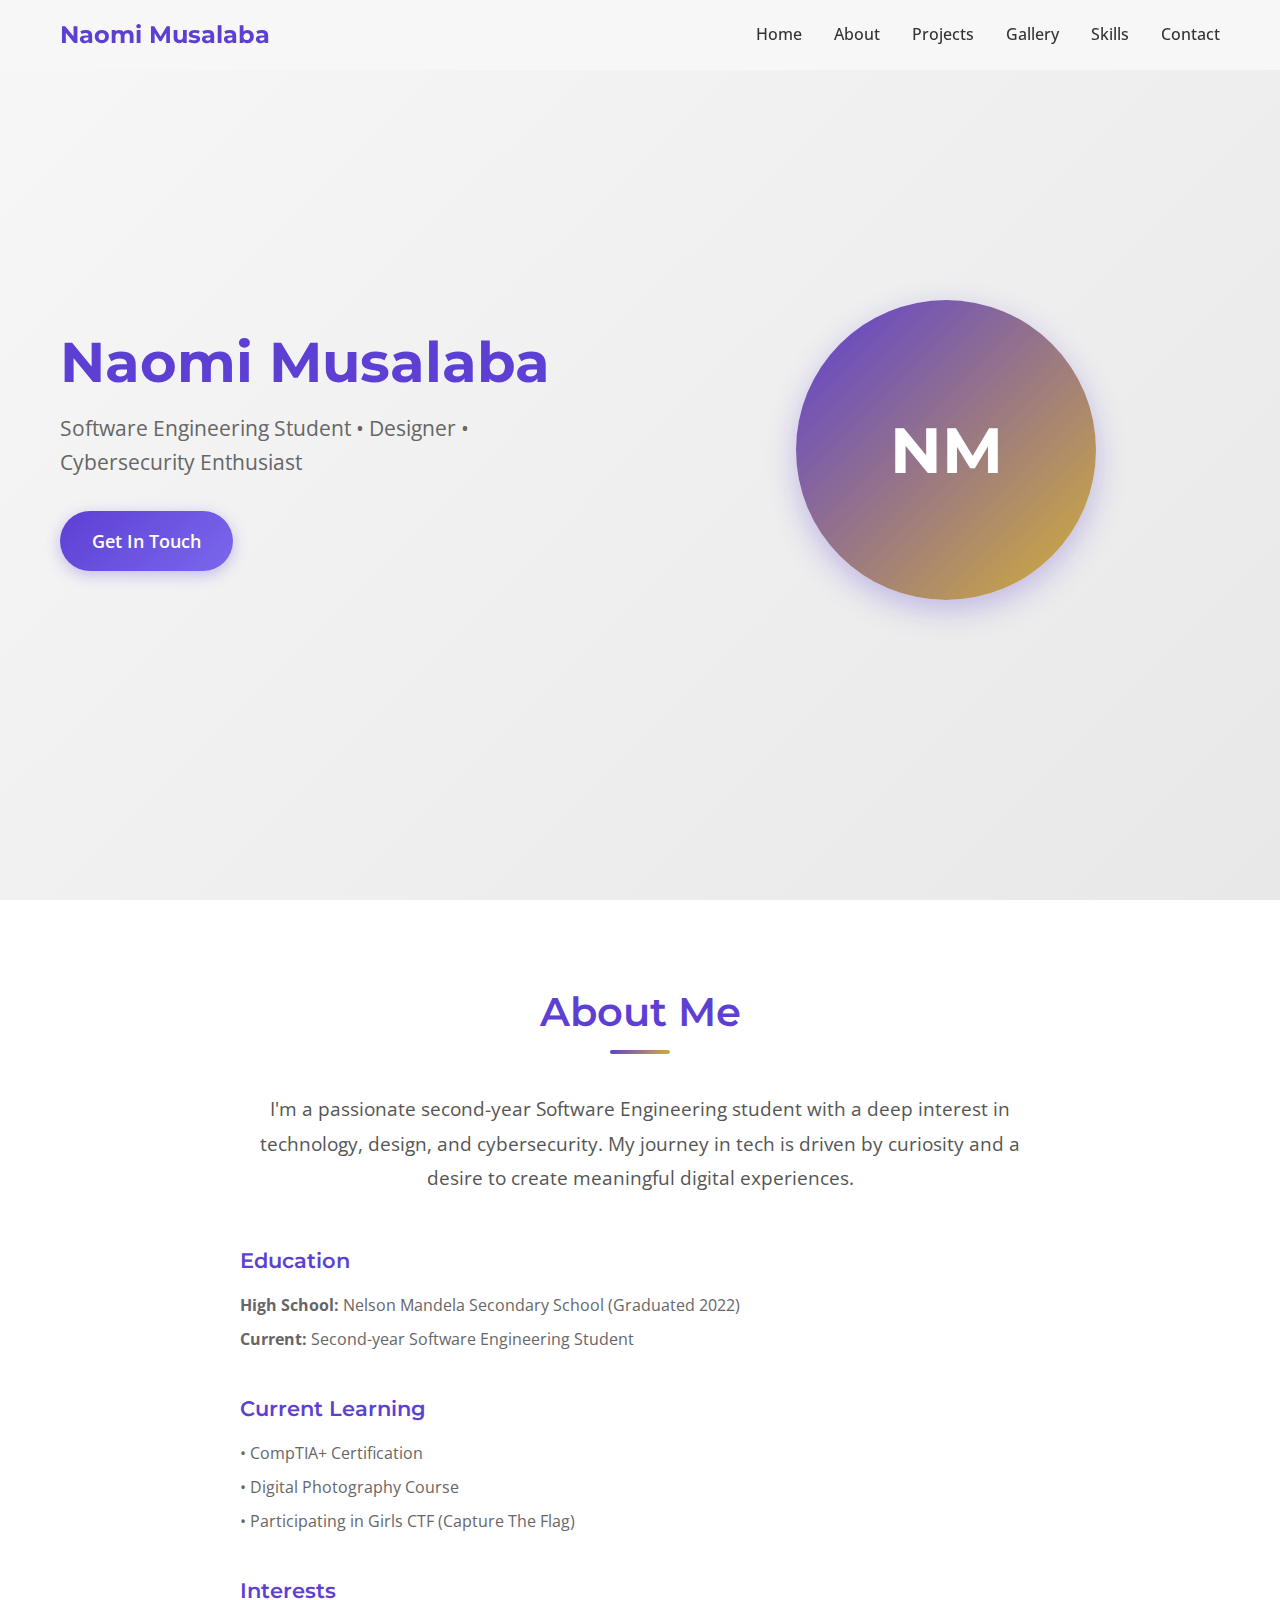
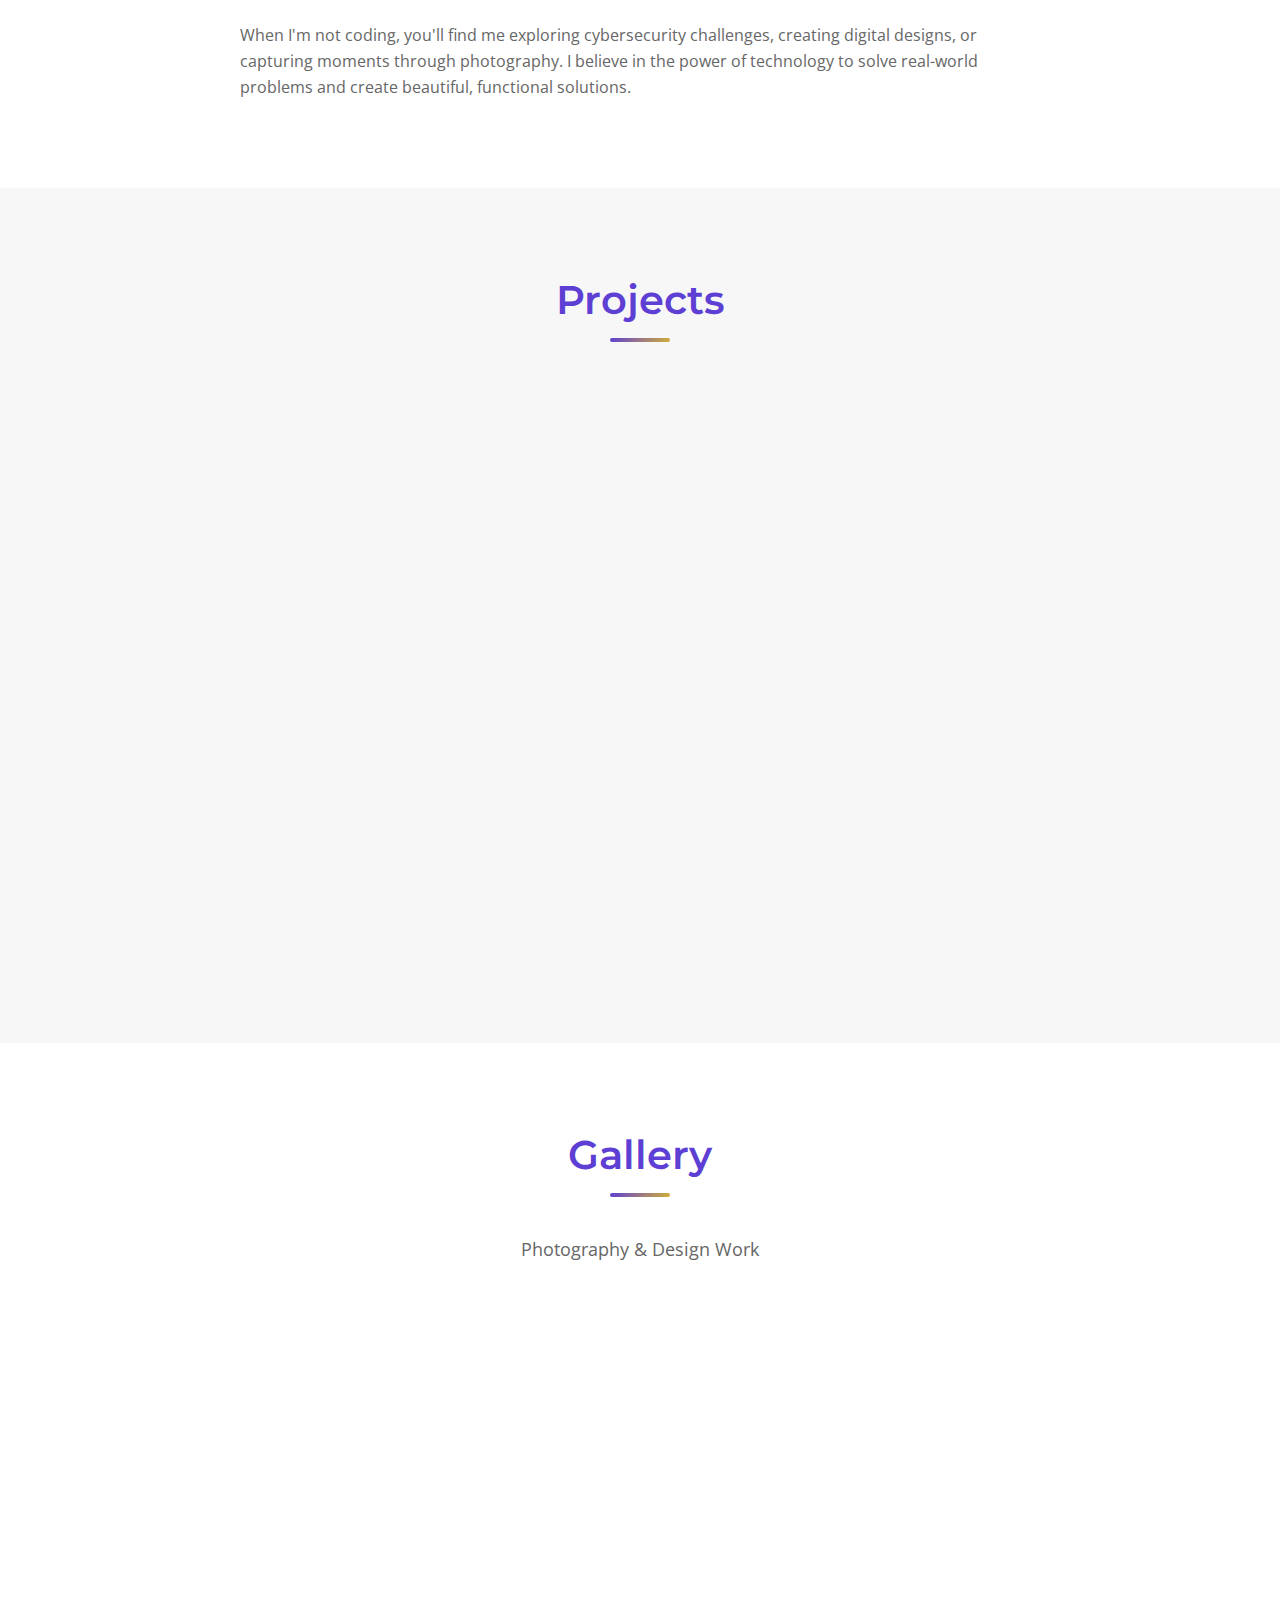
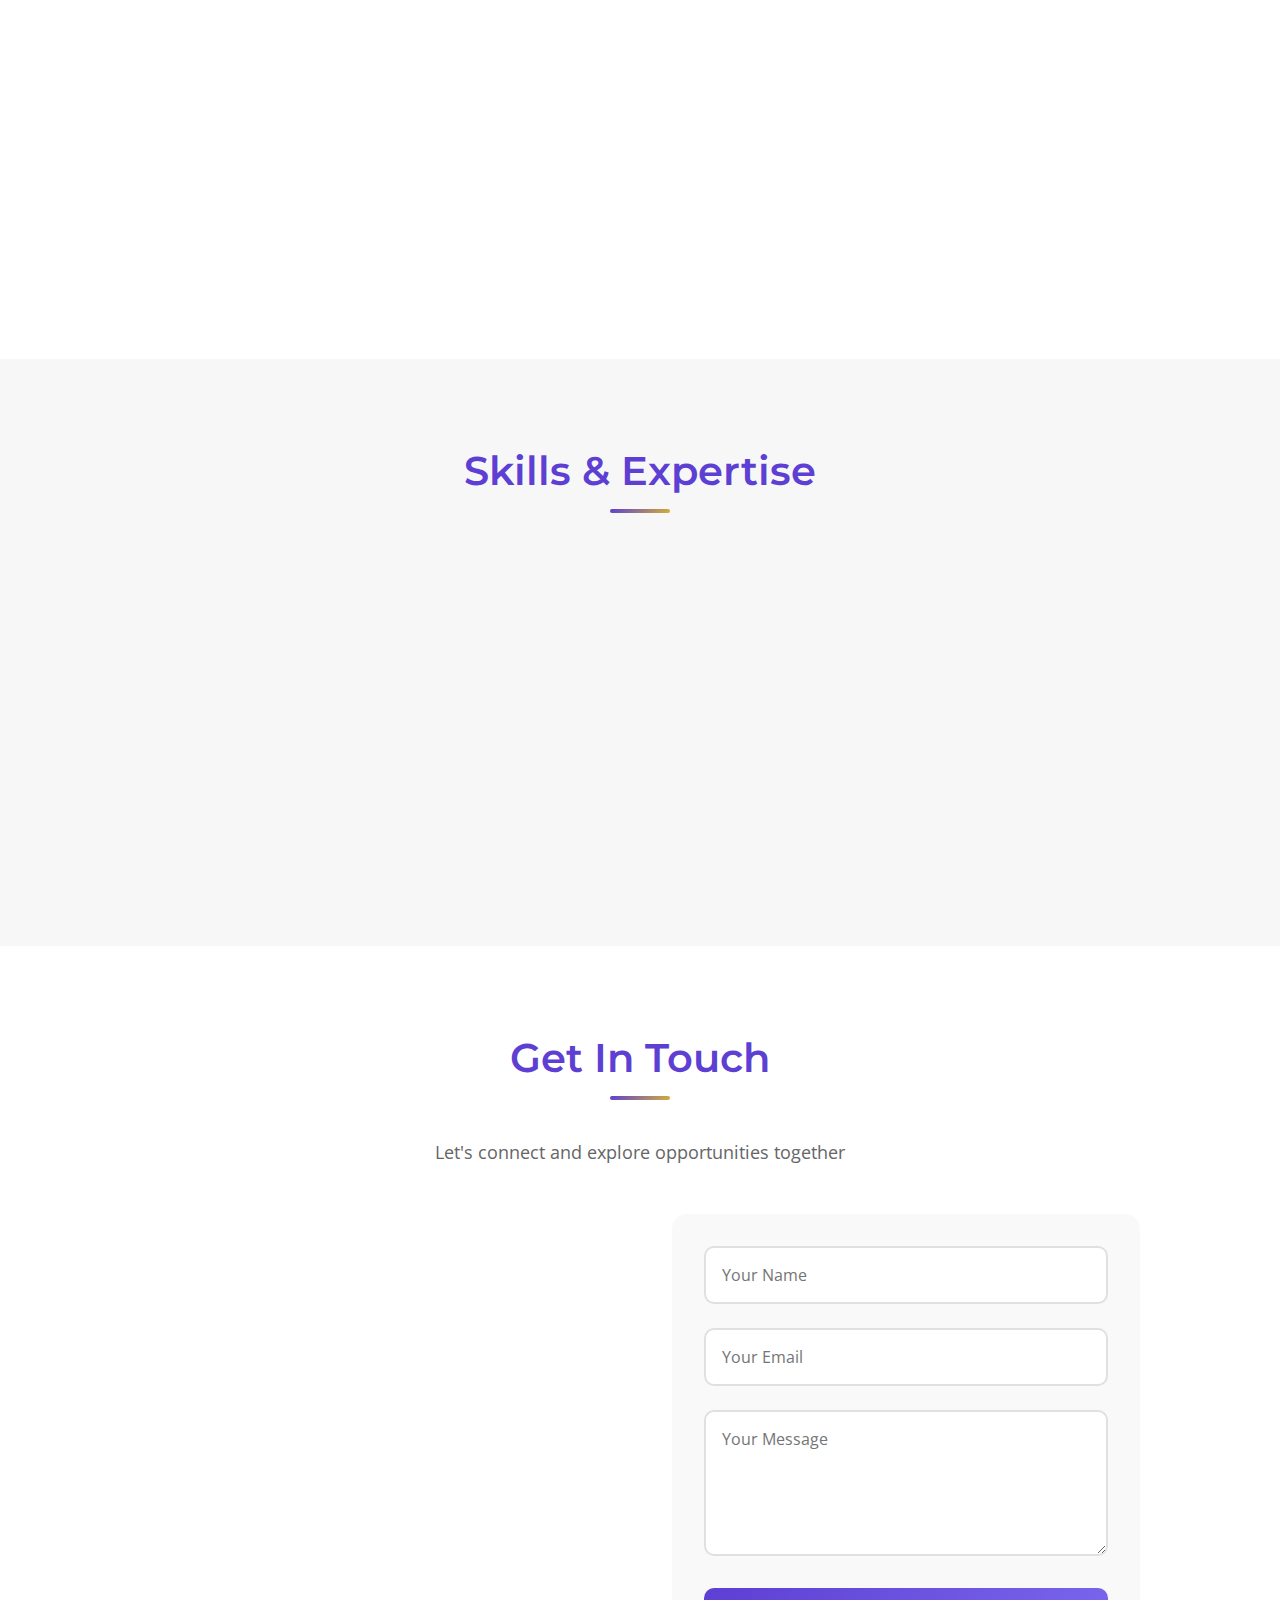
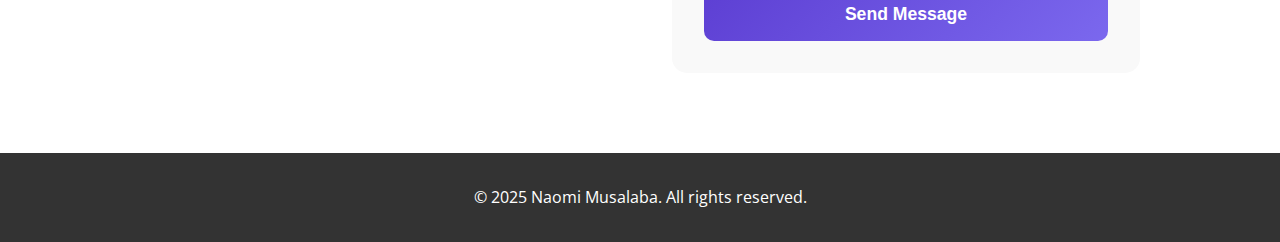
<file: index.html>
<!DOCTYPE html>
<html lang="en">
<head>
    <meta charset="UTF-8">
    <meta name="viewport" content="width=device-width, initial-scale=1.0">
    <title>Naomi Musalaba - Software Engineering Student</title>
    <link rel="preconnect" href="https://fonts.googleapis.com">
    <link rel="preconnect" href="https://fonts.gstatic.com" crossorigin>
    <link href="https://fonts.googleapis.com/css2?family=Montserrat:wght@300;400;600;700&family=Open+Sans:wght@300;400;500;600&display=swap" rel="stylesheet">
    <link rel="stylesheet" href="styles.css">
</head>
<body>
    <!-- Navigation -->
    <nav class="navbar">
        <div class="nav-container">
            <div class="nav-logo">
                <a href="#home">Naomi Musalaba</a>
            </div>
            <div class="nav-menu" id="nav-menu">
                <a href="#home" class="nav-link">Home</a>
                <a href="#about" class="nav-link">About</a>
                <a href="#projects" class="nav-link">Projects</a>
                <a href="#gallery" class="nav-link">Gallery</a>
                <a href="#skills" class="nav-link">Skills</a>
                <a href="#contact" class="nav-link">Contact</a>
            </div>
            <div class="nav-toggle" id="nav-toggle">
                <span class="bar"></span>
                <span class="bar"></span>
                <span class="bar"></span>
            </div>
        </div>
    </nav>

    <!-- Hero Section -->
    <section id="home" class="hero">
        <div class="hero-container">
            <div class="hero-content">
                <h1 class="hero-title">Naomi Musalaba</h1>
                <p class="hero-tagline">Software Engineering Student • Designer • Cybersecurity Enthusiast</p>
                <a href="#contact" class="cta-button">Get In Touch</a>
            </div>
            <div class="hero-image">
                <div class="profile-placeholder">
                    <div class="profile-icon">NM</div>
                </div>
            </div>
        </div>
    </section>

    <!-- About Me Section -->
    <section id="about" class="about">
        <div class="container">
            <h2 class="section-title">About Me</h2>
            <div class="about-content">
                <div class="about-text">
                    <p class="about-intro">
                        I'm a passionate second-year Software Engineering student with a deep interest in technology, design, and cybersecurity. 
                        My journey in tech is driven by curiosity and a desire to create meaningful digital experiences.
                    </p>
                    
                    <div class="about-details">
                        <div class="detail-item">
                            <h3>Education</h3>
                            <p><strong>High School:</strong> Nelson Mandela Secondary School (Graduated 2022)</p>
                            <p><strong>Current:</strong> Second-year Software Engineering Student</p>
                        </div>
                        
                        <div class="detail-item">
                            <h3>Current Learning</h3>
                            <p>• CompTIA+ Certification</p>
                            <p>• Digital Photography Course</p>
                            <p>• Participating in Girls CTF (Capture The Flag)</p>
                        </div>
                        
                        <div class="detail-item">
                            <h3>Interests</h3>
                            <p>When I'm not coding, you'll find me exploring cybersecurity challenges, creating digital designs, 
                            or capturing moments through photography. I believe in the power of technology to solve real-world problems 
                            and create beautiful, functional solutions.</p>
                        </div>
                    </div>
                </div>
            </div>
        </div>
    </section>

    <!-- Projects Section -->
    <section id="projects" class="projects">
        <div class="container">
            <h2 class="section-title">Projects</h2>
            <div class="projects-grid">
                <div class="project-card">
                    <div class="project-image">
                        <div class="project-placeholder">
                            <span>📦</span>
                        </div>
                    </div>
                    <div class="project-content">
                        <h3>Java Inventory Management System</h3>
                        <p>A comprehensive inventory management application built with Java, featuring product tracking, 
                        stock management, and reporting capabilities. Demonstrates object-oriented programming principles 
                        and database integration.</p>
                        <div class="project-tech">
                            <span class="tech-tag">Java</span>
                            <span class="tech-tag">MySQL</span>
                            <span class="tech-tag">Swing</span>
                        </div>
                    </div>
                </div>

                <div class="project-card">
                    <div class="project-image">
                        <div class="project-placeholder">
                            <span>🎨</span>
                        </div>
                    </div>
                    <div class="project-content">
                        <h3>UI Design Portfolio</h3>
                        <p>A collection of user interface designs showcasing modern design principles, user experience 
                        considerations, and visual aesthetics. Created using industry-standard design tools.</p>
                        <div class="project-tech">
                            <span class="tech-tag">Adobe Photoshop</span>
                            <span class="tech-tag">Canva</span>
                            <span class="tech-tag">UI/UX</span>
                        </div>
                    </div>
                </div>

                <div class="project-card">
                    <div class="project-image">
                        <div class="project-placeholder">
                            <span>🔒</span>
                        </div>
                    </div>
                    <div class="project-content">
                        <h3>Cybersecurity CTF Challenges</h3>
                        <p>Participation in various Capture The Flag competitions, focusing on web security, 
                        cryptography, and network analysis. Part of the Girls CTF initiative promoting 
                        women in cybersecurity.</p>
                        <div class="project-tech">
                            <span class="tech-tag">Security</span>
                            <span class="tech-tag">CTF</span>
                            <span class="tech-tag">Analysis</span>
                        </div>
                    </div>
                </div>
            </div>
        </div>
    </section>

    <!-- Gallery Section -->
    <section id="gallery" class="gallery">
        <div class="container">
            <h2 class="section-title">Gallery</h2>
            <p class="gallery-subtitle">Photography & Design Work</p>
            <div class="gallery-grid">
                <div class="gallery-item">
                    <div class="gallery-placeholder">
                        <span>📸</span>
                        <p>Portrait Photography</p>
                    </div>
                </div>
                <div class="gallery-item">
                    <div class="gallery-placeholder">
                        <span>🌅</span>
                        <p>Landscape Photography</p>
                    </div>
                </div>
                <div class="gallery-item">
                    <div class="gallery-placeholder">
                        <span>🎨</span>
                        <p>Graphic Design</p>
                    </div>
                </div>
                <div class="gallery-item">
                    <div class="gallery-placeholder">
                        <span>📱</span>
                        <p>UI Design</p>
                    </div>
                </div>
                <div class="gallery-item">
                    <div class="gallery-placeholder">
                        <span>🖼️</span>
                        <p>Digital Art</p>
                    </div>
                </div>
                <div class="gallery-item">
                    <div class="gallery-placeholder">
                        <span>📷</span>
                        <p>Event Photography</p>
                    </div>
                </div>
            </div>
        </div>
    </section>

    <!-- Skills Section -->
    <section id="skills" class="skills">
        <div class="container">
            <h2 class="section-title">Skills & Expertise</h2>
            <div class="skills-grid">
                <div class="skill-category">
                    <h3>Programming</h3>
                    <div class="skill-list">
                        <span class="skill-item">Java</span>
                        <span class="skill-item">HTML</span>
                        <span class="skill-item">CSS</span>
                        <span class="skill-item">JavaScript</span>
                        <span class="skill-item">Git</span>
                    </div>
                </div>
                
                <div class="skill-category">
                    <h3>Design</h3>
                    <div class="skill-list">
                        <span class="skill-item">Adobe Photoshop</span>
                        <span class="skill-item">Canva</span>
                        <span class="skill-item">UI/UX Design</span>
                        <span class="skill-item">Digital Photography</span>
                        <span class="skill-item">Graphic Design</span>
                    </div>
                </div>
                
                <div class="skill-category">
                    <h3>Other</h3>
                    <div class="skill-list">
                        <span class="skill-item">Class B Driver's License</span>
                        <span class="skill-item">CompTIA+ (In Progress)</span>
                        <span class="skill-item">Cybersecurity</span>
                        <span class="skill-item">Problem Solving</span>
                        <span class="skill-item">Team Collaboration</span>
                    </div>
                </div>
            </div>
        </div>
    </section>

    <!-- Contact Section -->
    <section id="contact" class="contact">
        <div class="container">
            <h2 class="section-title">Get In Touch</h2>
            <p class="contact-subtitle">Let's connect and explore opportunities together</p>
            
            <div class="contact-content">
                <div class="contact-info">
                    <div class="contact-item">
                        <div class="contact-icon">📧</div>
                        <div class="contact-details">
                            <h3>Email</h3>
                            <a href="mailto:musalabanaomi5@gmail.com">musalabanaomi5@gmail.com</a>
                        </div>
                    </div>
                    
                    <div class="contact-item">
                        <div class="contact-icon">💼</div>
                        <div class="contact-details">
                            <h3>LinkedIn</h3>
                            <a href="https://www.linkedin.com/in/naomi-musalaba-7b6217293" target="_blank">Naomi Musalaba LinkedIn</a>
                        </div>
                    </div>
                </div>
                
                <div class="contact-form">
                    <form id="contactForm">
                        <div class="form-group">
                            <input type="text" id="name" name="name" placeholder="Your Name" required>
                        </div>
                        <div class="form-group">
                            <input type="email" id="email" name="email" placeholder="Your Email" required>
                        </div>
                        <div class="form-group">
                            <textarea id="message" name="message" placeholder="Your Message" rows="5" required></textarea>
                        </div>
                        <button type="submit" class="submit-btn">Send Message</button>
                    </form>
                </div>
            </div>
        </div>
    </section>

    <!-- Footer -->
    <footer class="footer">
        <div class="container">
            <p>&copy; 2025 Naomi Musalaba. All rights reserved.</p>
        </div>
    </footer>

    <script src="script.js"></script>
</body>
</html>
</file>
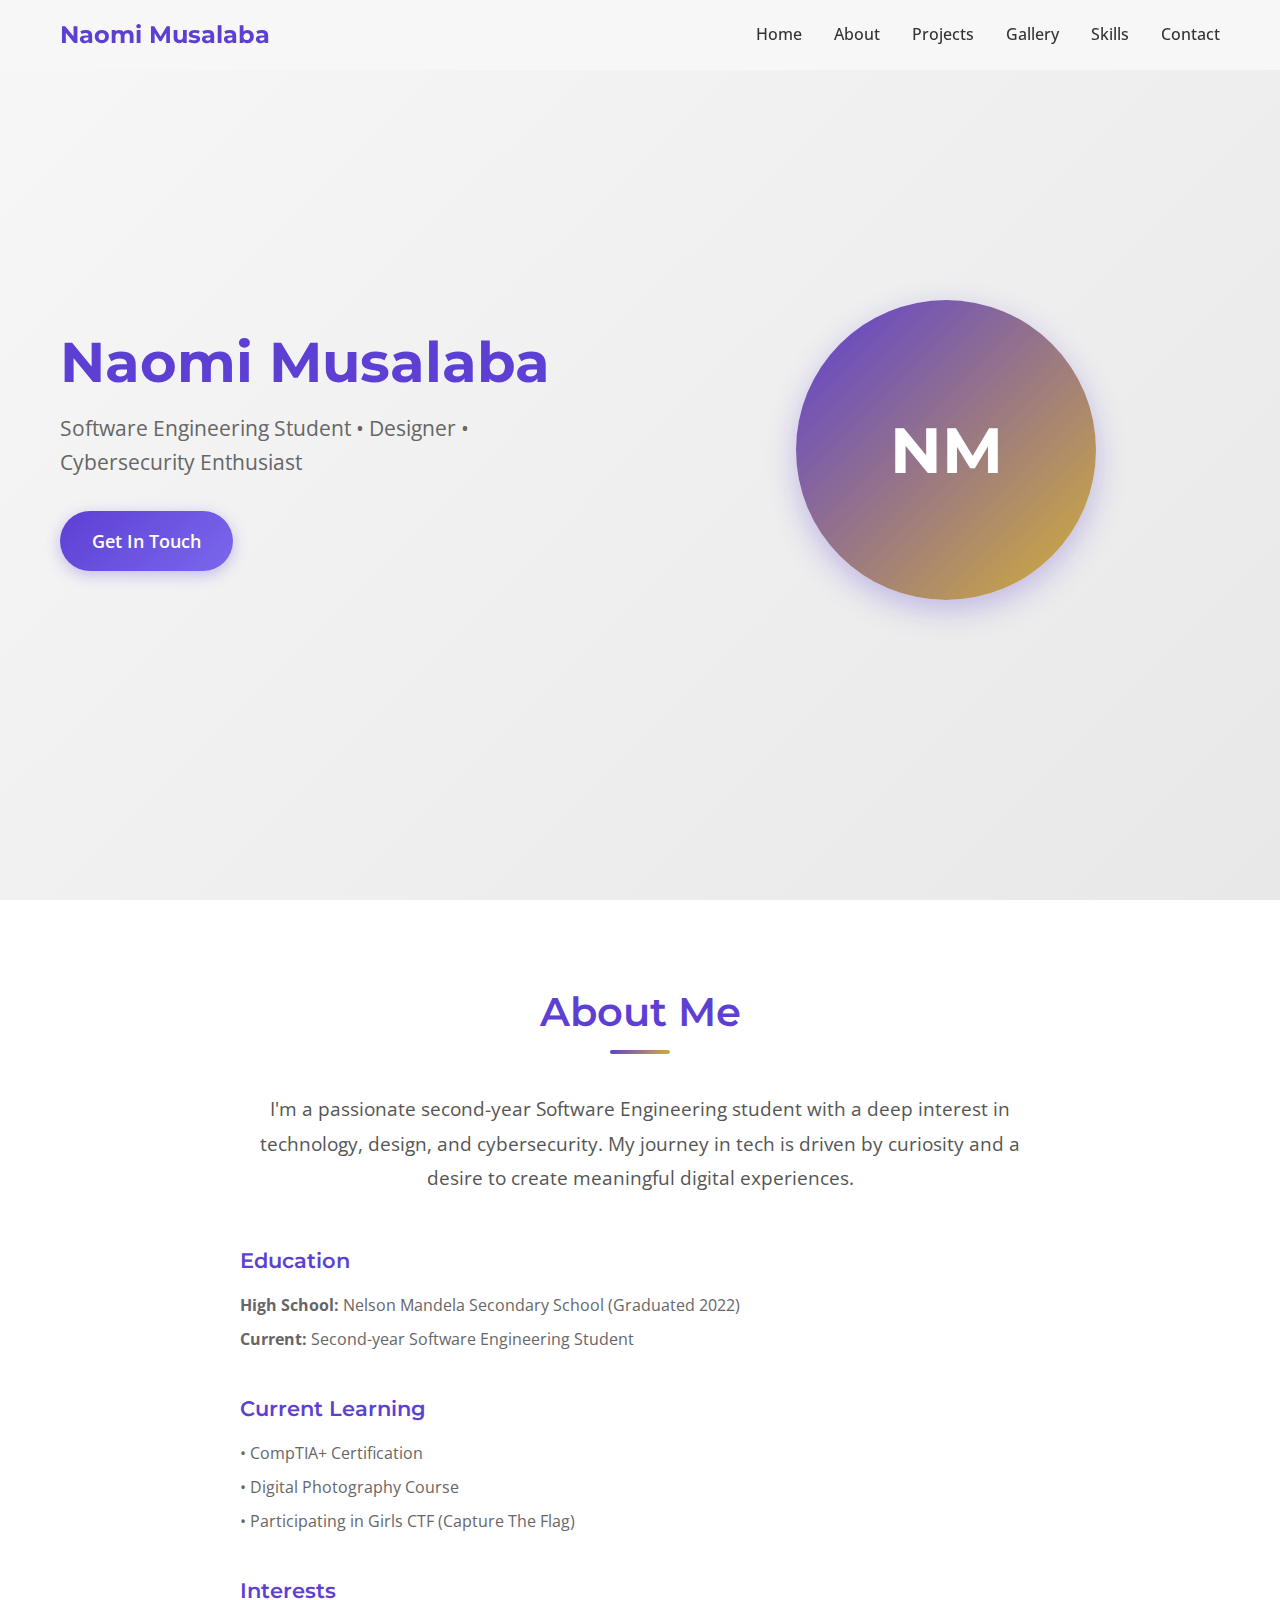
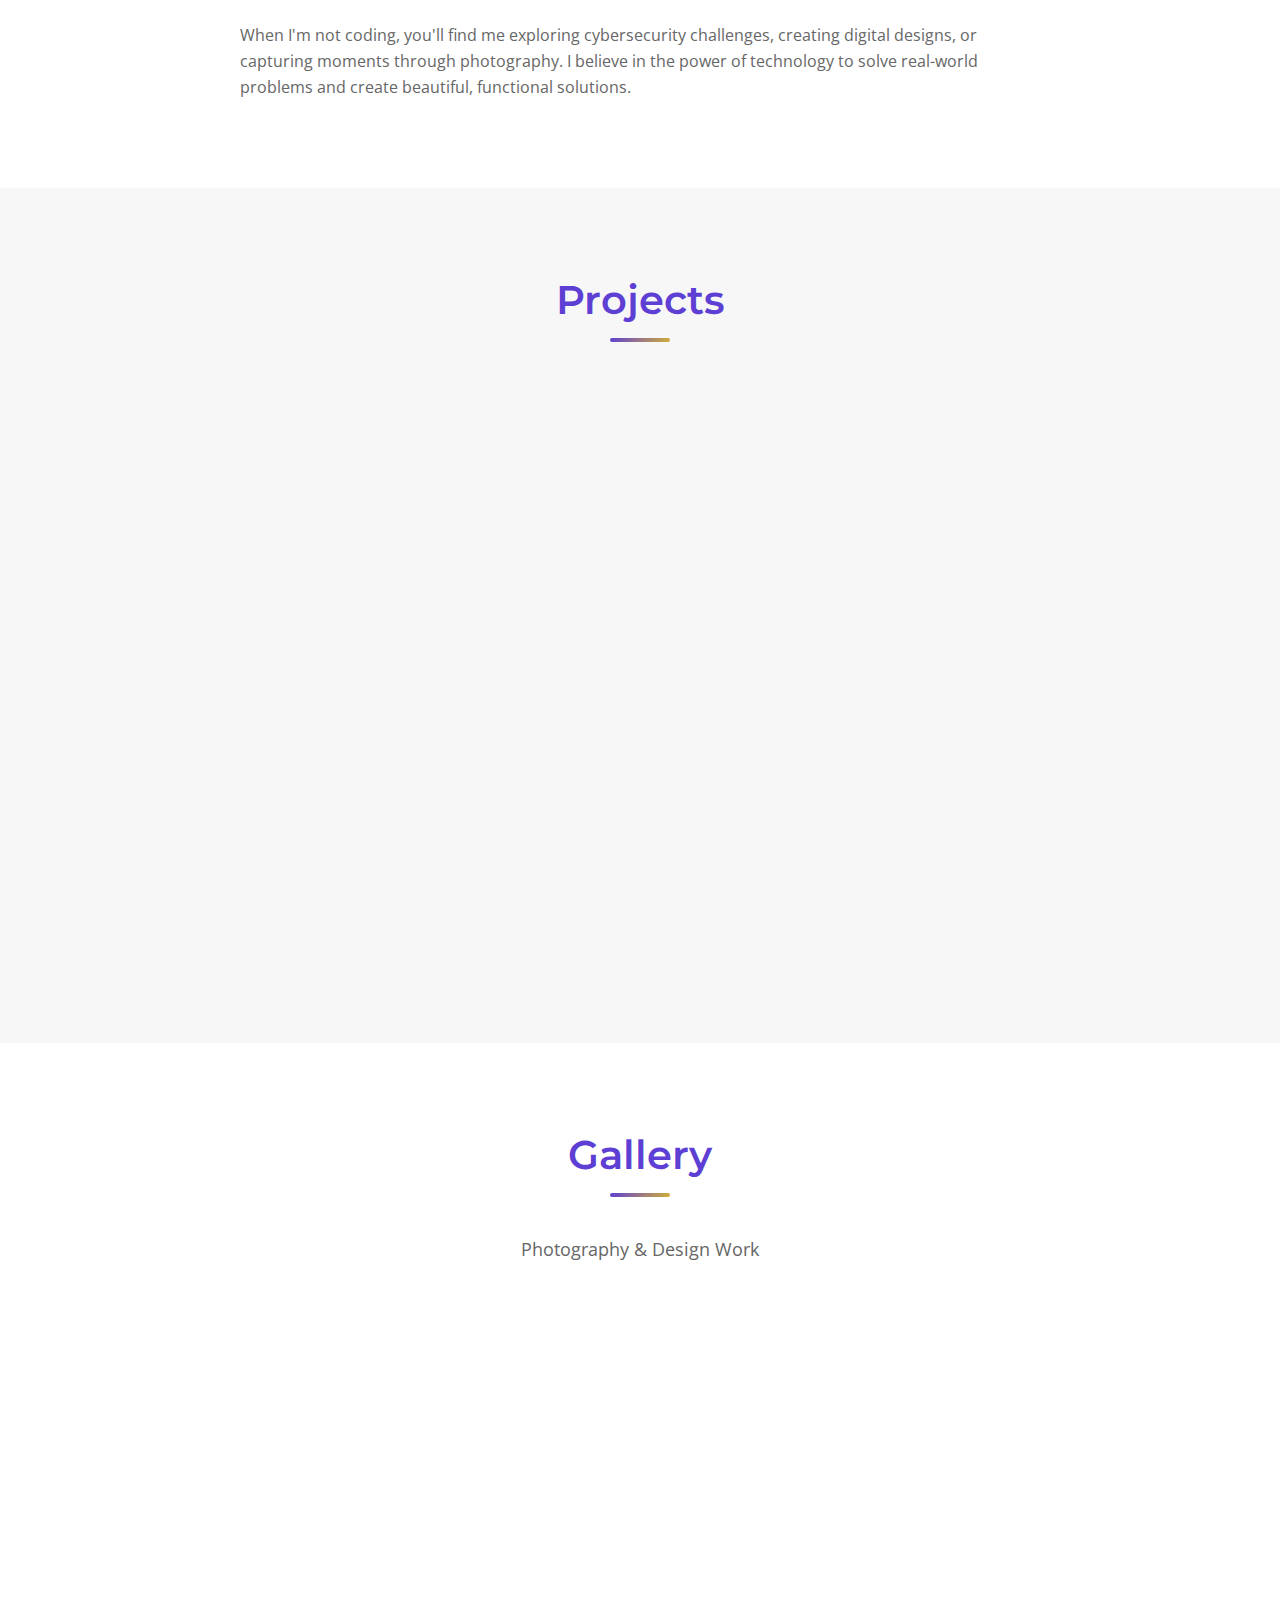
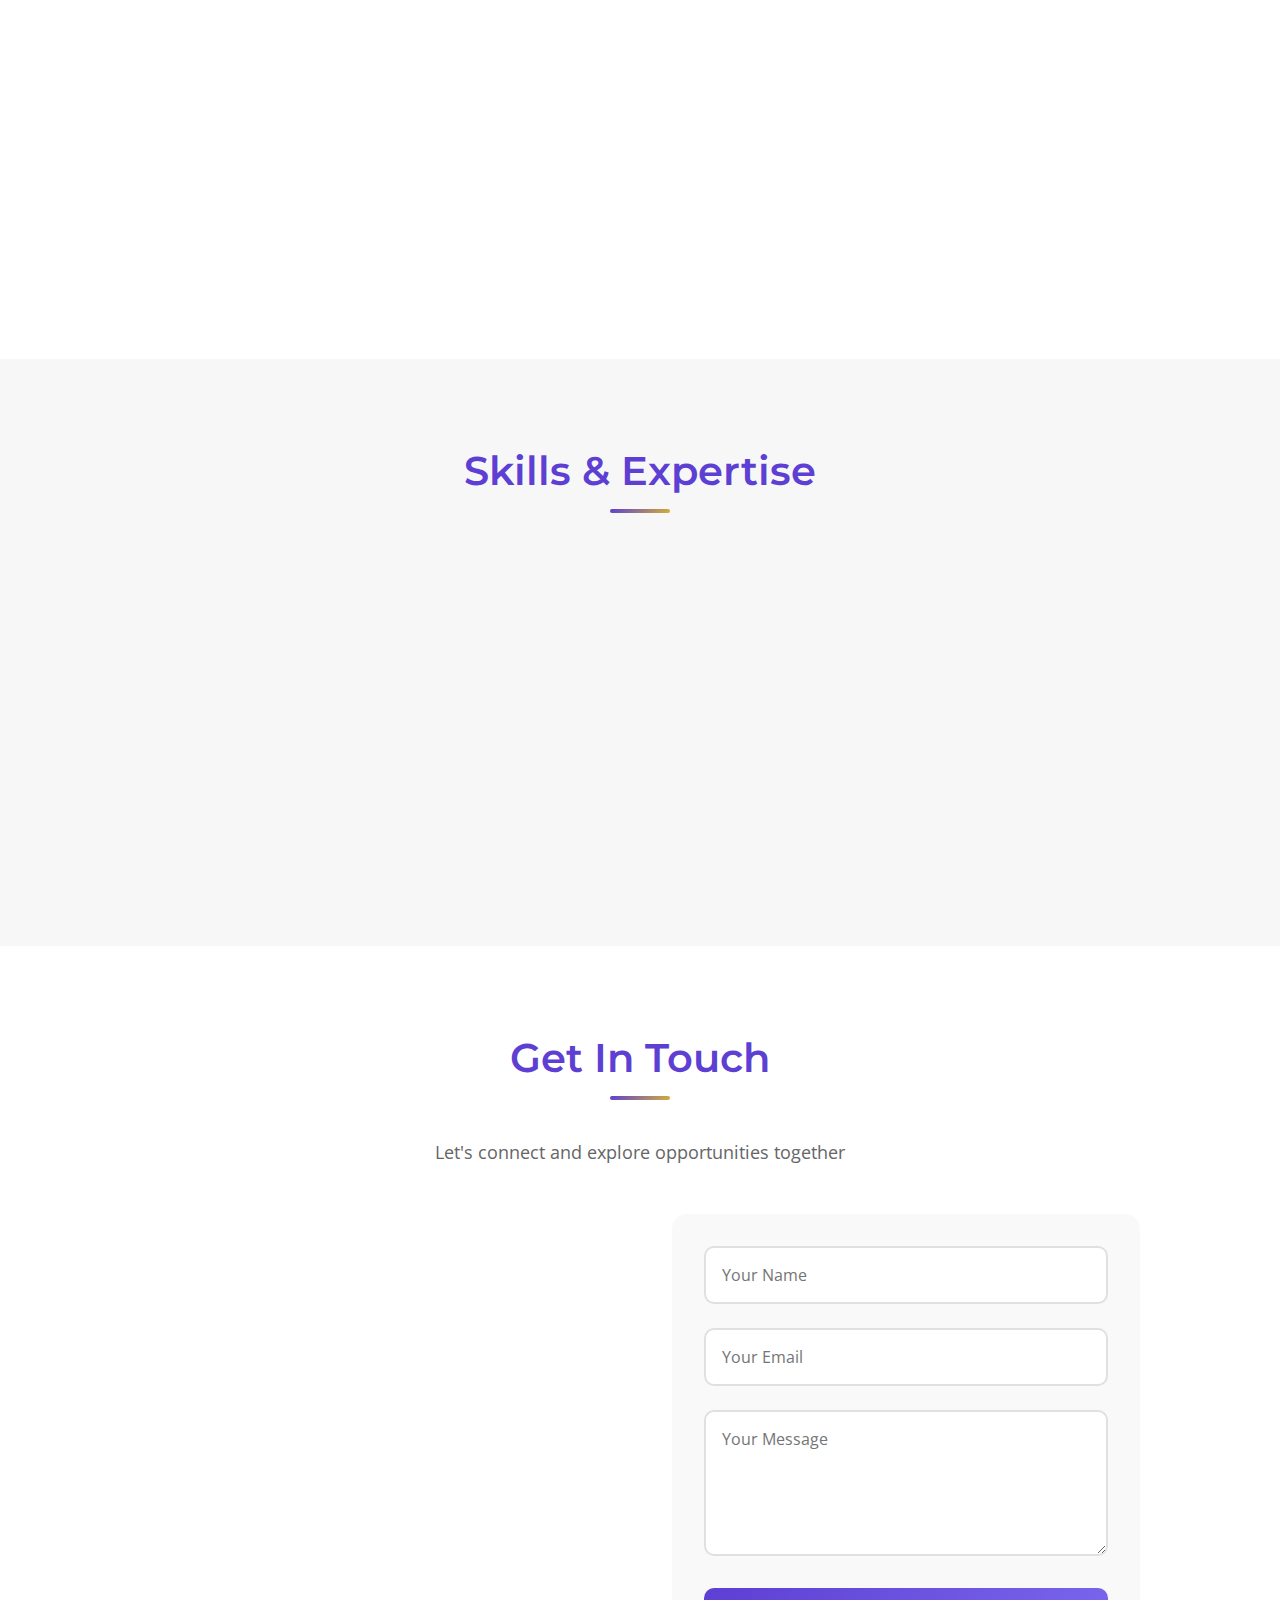
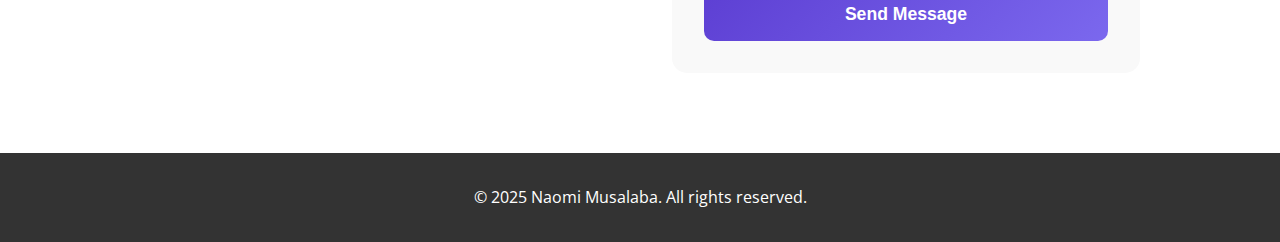
<file: new-portfolio.html>
<!DOCTYPE html>
<html lang="en">
<head>
    <meta charset="UTF-8">
    <meta name="viewport" content="width=device-width, initial-scale=1.0">
    <title>Naomi Musalaba - Software Engineering Student</title>
    <link rel="preconnect" href="https://fonts.googleapis.com">
    <link rel="preconnect" href="https://fonts.gstatic.com" crossorigin>
    <link href="https://fonts.googleapis.com/css2?family=Montserrat:wght@300;400;600;700&family=Open+Sans:wght@300;400;500;600&display=swap" rel="stylesheet">
    <link rel="stylesheet" href="new-styles.css">
</head>
<body>
    <!-- Navigation -->
    <nav class="navbar">
        <div class="nav-container">
            <div class="nav-logo">
                <a href="#home">Naomi Musalaba</a>
            </div>
            <div class="nav-menu" id="nav-menu">
                <a href="#home" class="nav-link">Home</a>
                <a href="#about" class="nav-link">About</a>
                <a href="#projects" class="nav-link">Projects</a>
                <a href="#gallery" class="nav-link">Gallery</a>
                <a href="#skills" class="nav-link">Skills</a>
                <a href="#contact" class="nav-link">Contact</a>
            </div>
            <div class="nav-toggle" id="nav-toggle">
                <span class="bar"></span>
                <span class="bar"></span>
                <span class="bar"></span>
            </div>
        </div>
    </nav>

    <!-- Hero Section -->
    <section id="home" class="hero">
        <div class="hero-container">
            <div class="hero-content">
                <h1 class="hero-title">Naomi Musalaba</h1>
                <p class="hero-tagline">Software Engineering Student • Designer • Cybersecurity Enthusiast</p>
                <a href="#contact" class="cta-button">Get In Touch</a>
            </div>
            <div class="hero-image">
                <div class="profile-placeholder">
                    <div class="profile-icon">NM</div>
                </div>
            </div>
        </div>
    </section>

    <!-- About Me Section -->
    <section id="about" class="about">
        <div class="container">
            <h2 class="section-title">About Me</h2>
            <div class="about-content">
                <div class="about-text">
                    <p class="about-intro">
                        I'm a passionate second-year Software Engineering student with a deep interest in technology, design, and cybersecurity. 
                        My journey in tech is driven by curiosity and a desire to create meaningful digital experiences.
                    </p>
                    
                    <div class="about-details">
                        <div class="detail-item">
                            <h3>Education</h3>
                            <p><strong>High School:</strong> Nelson Mandela Secondary School (Graduated 2022)</p>
                            <p><strong>Current:</strong> Second-year Software Engineering Student</p>
                        </div>
                        
                        <div class="detail-item">
                            <h3>Current Learning</h3>
                            <p>• CompTIA+ Certification</p>
                            <p>• Digital Photography Course</p>
                            <p>• Participating in Girls CTF (Capture The Flag)</p>
                        </div>
                        
                        <div class="detail-item">
                            <h3>Interests</h3>
                            <p>When I'm not coding, you'll find me exploring cybersecurity challenges, creating digital designs, 
                            or capturing moments through photography. I believe in the power of technology to solve real-world problems 
                            and create beautiful, functional solutions.</p>
                        </div>
                    </div>
                </div>
            </div>
        </div>
    </section>

    <!-- Projects Section -->
    <section id="projects" class="projects">
        <div class="container">
            <h2 class="section-title">Projects</h2>
            <div class="projects-grid">
                <div class="project-card">
                    <div class="project-image">
                        <div class="project-placeholder">
                            <span>📦</span>
                        </div>
                    </div>
                    <div class="project-content">
                        <h3>Java Inventory Management System</h3>
                        <p>A comprehensive inventory management application built with Java, featuring product tracking, 
                        stock management, and reporting capabilities. Demonstrates object-oriented programming principles 
                        and database integration.</p>
                        <div class="project-tech">
                            <span class="tech-tag">Java</span>
                            <span class="tech-tag">MySQL</span>
                            <span class="tech-tag">Swing</span>
                        </div>
                    </div>
                </div>

                <div class="project-card">
                    <div class="project-image">
                        <div class="project-placeholder">
                            <span>🎨</span>
                        </div>
                    </div>
                    <div class="project-content">
                        <h3>UI Design Portfolio</h3>
                        <p>A collection of user interface designs showcasing modern design principles, user experience 
                        considerations, and visual aesthetics. Created using industry-standard design tools.</p>
                        <div class="project-tech">
                            <span class="tech-tag">Adobe Photoshop</span>
                            <span class="tech-tag">Canva</span>
                            <span class="tech-tag">UI/UX</span>
                        </div>
                    </div>
                </div>

                <div class="project-card">
                    <div class="project-image">
                        <div class="project-placeholder">
                            <span>🔒</span>
                        </div>
                    </div>
                    <div class="project-content">
                        <h3>Cybersecurity CTF Challenges</h3>
                        <p>Participation in various Capture The Flag competitions, focusing on web security, 
                        cryptography, and network analysis. Part of the Girls CTF initiative promoting 
                        women in cybersecurity.</p>
                        <div class="project-tech">
                            <span class="tech-tag">Security</span>
                            <span class="tech-tag">CTF</span>
                            <span class="tech-tag">Analysis</span>
                        </div>
                    </div>
                </div>
            </div>
        </div>
    </section>

    <!-- Gallery Section -->
    <section id="gallery" class="gallery">
        <div class="container">
            <h2 class="section-title">Gallery</h2>
            <p class="gallery-subtitle">Photography & Design Work</p>
            <div class="gallery-grid">
                <div class="gallery-item">
                    <div class="gallery-placeholder">
                        <span>📸</span>
                        <p>Portrait Photography</p>
                    </div>
                </div>
                <div class="gallery-item">
                    <div class="gallery-placeholder">
                        <span>🌅</span>
                        <p>Landscape Photography</p>
                    </div>
                </div>
                <div class="gallery-item">
                    <div class="gallery-placeholder">
                        <span>🎨</span>
                        <p>Graphic Design</p>
                    </div>
                </div>
                <div class="gallery-item">
                    <div class="gallery-placeholder">
                        <span>📱</span>
                        <p>UI Design</p>
                    </div>
                </div>
                <div class="gallery-item">
                    <div class="gallery-placeholder">
                        <span>🖼️</span>
                        <p>Digital Art</p>
                    </div>
                </div>
                <div class="gallery-item">
                    <div class="gallery-placeholder">
                        <span>📷</span>
                        <p>Event Photography</p>
                    </div>
                </div>
            </div>
        </div>
    </section>

    <!-- Skills Section -->
    <section id="skills" class="skills">
        <div class="container">
            <h2 class="section-title">Skills & Expertise</h2>
            <div class="skills-grid">
                <div class="skill-category">
                    <h3>Programming</h3>
                    <div class="skill-list">
                        <span class="skill-item">Java</span>
                        <span class="skill-item">HTML</span>
                        <span class="skill-item">CSS</span>
                        <span class="skill-item">JavaScript</span>
                        <span class="skill-item">Git</span>
                    </div>
                </div>
                
                <div class="skill-category">
                    <h3>Design</h3>
                    <div class="skill-list">
                        <span class="skill-item">Adobe Photoshop</span>
                        <span class="skill-item">Canva</span>
                        <span class="skill-item">UI/UX Design</span>
                        <span class="skill-item">Digital Photography</span>
                        <span class="skill-item">Graphic Design</span>
                    </div>
                </div>
                
                <div class="skill-category">
                    <h3>Other</h3>
                    <div class="skill-list">
                        <span class="skill-item">Class B Driver's License</span>
                        <span class="skill-item">CompTIA+ (In Progress)</span>
                        <span class="skill-item">Cybersecurity</span>
                        <span class="skill-item">Problem Solving</span>
                        <span class="skill-item">Team Collaboration</span>
                    </div>
                </div>
            </div>
        </div>
    </section>

    <!-- Contact Section -->
    <section id="contact" class="contact">
        <div class="container">
            <h2 class="section-title">Get In Touch</h2>
            <p class="contact-subtitle">Let's connect and explore opportunities together</p>
            
            <div class="contact-content">
                <div class="contact-info">
                    <div class="contact-item">
                        <div class="contact-icon">📧</div>
                        <div class="contact-details">
                            <h3>Email</h3>
                            <a href="mailto:musalabanaomi5@gmail.com">musalabanaomi5@gmail.com</a>
                        </div>
                    </div>
                    
                    <div class="contact-item">
                        <div class="contact-icon">💼</div>
                        <div class="contact-details">
                            <h3>LinkedIn</h3>
                            <a href="https://www.linkedin.com/in/naomi-musalaba-7b6217293" target="_blank">Naomi Musalaba LinkedIn</a>
                        </div>
                    </div>
                </div>
                
                <div class="contact-form">
                    <form id="contactForm">
                        <div class="form-group">
                            <input type="text" id="name" name="name" placeholder="Your Name" required>
                        </div>
                        <div class="form-group">
                            <input type="email" id="email" name="email" placeholder="Your Email" required>
                        </div>
                        <div class="form-group">
                            <textarea id="message" name="message" placeholder="Your Message" rows="5" required></textarea>
                        </div>
                        <button type="submit" class="submit-btn">Send Message</button>
                    </form>
                </div>
            </div>
        </div>
    </section>

    <!-- Footer -->
    <footer class="footer">
        <div class="container">
            <p>&copy; 2025 Naomi Musalaba. All rights reserved.</p>
        </div>
    </footer>

    <script src="new-script.js"></script>
</body>
</html>
</file>
<file: styles.css>
/* Reset and Base Styles */
* {
    margin: 0;
    padding: 0;
    box-sizing: border-box;
}

html {
    scroll-behavior: smooth;
}

body {
    font-family: 'Open Sans', sans-serif;
    line-height: 1.6;
    color: #333333;
    background-color: #F7F7F7;
}

/* Typography */
h1, h2, h3, h4, h5, h6 {
    font-family: 'Montserrat', sans-serif;
    font-weight: 600;
    color: #333333;
}

.container {
    max-width: 1200px;
    margin: 0 auto;
    padding: 0 20px;
}

/* Navigation */
.navbar {
    position: fixed;
    top: 0;
    width: 100%;
    background: rgba(247, 247, 247, 0.95);
    backdrop-filter: blur(10px);
    z-index: 1000;
    padding: 1rem 0;
    transition: all 0.3s ease;
}

.nav-container {
    max-width: 1200px;
    margin: 0 auto;
    padding: 0 20px;
    display: flex;
    justify-content: space-between;
    align-items: center;
}

.nav-logo a {
    font-family: 'Montserrat', sans-serif;
    font-size: 1.5rem;
    font-weight: 700;
    color: #5D3FD3;
    text-decoration: none;
    transition: color 0.3s ease;
}

.nav-logo a:hover {
    color: #D4AF37;
}

.nav-menu {
    display: flex;
    gap: 2rem;
}

.nav-link {
    color: #333333;
    text-decoration: none;
    font-weight: 500;
    transition: color 0.3s ease;
    position: relative;
}

.nav-link:hover {
    color: #5D3FD3;
}

.nav-link::after {
    content: '';
    position: absolute;
    width: 0;
    height: 2px;
    bottom: -5px;
    left: 0;
    background-color: #D4AF37;
    transition: width 0.3s ease;
}

.nav-link:hover::after {
    width: 100%;
}

.nav-toggle {
    display: none;
    flex-direction: column;
    cursor: pointer;
}

.bar {
    width: 25px;
    height: 3px;
    background-color: #333333;
    margin: 3px 0;
    transition: 0.3s;
}

/* Hero Section */
.hero {
    min-height: 100vh;
    display: flex;
    align-items: center;
    background: linear-gradient(135deg, #F7F7F7 0%, #E8E8E8 100%);
    padding-top: 80px;
}

.hero-container {
    max-width: 1200px;
    margin: 0 auto;
    padding: 0 20px;
    display: grid;
    grid-template-columns: 1fr 1fr;
    gap: 4rem;
    align-items: center;
}

.hero-content {
    animation: fadeInUp 1s ease;
}

.hero-title {
    font-size: 3.5rem;
    font-weight: 700;
    color: #5D3FD3;
    margin-bottom: 1rem;
    line-height: 1.2;
}

.hero-tagline {
    font-size: 1.3rem;
    color: #666666;
    margin-bottom: 2rem;
    font-weight: 400;
}

.cta-button {
    display: inline-block;
    background: linear-gradient(135deg, #5D3FD3, #7B68EE);
    color: white;
    padding: 1rem 2rem;
    text-decoration: none;
    border-radius: 50px;
    font-weight: 600;
    font-size: 1.1rem;
    transition: all 0.3s ease;
    box-shadow: 0 4px 15px rgba(93, 63, 211, 0.3);
}

.cta-button:hover {
    transform: translateY(-2px);
    box-shadow: 0 6px 20px rgba(93, 63, 211, 0.4);
    background: linear-gradient(135deg, #7B68EE, #5D3FD3);
}

.hero-image {
    display: flex;
    justify-content: center;
    animation: fadeInRight 1s ease;
}

.profile-placeholder {
    width: 300px;
    height: 300px;
    border-radius: 50%;
    background: linear-gradient(135deg, #5D3FD3, #D4AF37);
    display: flex;
    align-items: center;
    justify-content: center;
    box-shadow: 0 10px 30px rgba(93, 63, 211, 0.3);
}

.profile-icon {
    font-size: 4rem;
    font-weight: 700;
    color: white;
    font-family: 'Montserrat', sans-serif;
}

/* Section Styles */
section {
    padding: 5rem 0;
}

.section-title {
    font-size: 2.5rem;
    text-align: center;
    margin-bottom: 3rem;
    color: #5D3FD3;
    position: relative;
}

.section-title::after {
    content: '';
    position: absolute;
    width: 60px;
    height: 4px;
    background: linear-gradient(135deg, #5D3FD3, #D4AF37);
    bottom: -10px;
    left: 50%;
    transform: translateX(-50%);
    border-radius: 2px;
}

/* About Section */
.about {
    background: white;
}

.about-content {
    max-width: 800px;
    margin: 0 auto;
}

.about-intro {
    font-size: 1.2rem;
    text-align: center;
    margin-bottom: 3rem;
    color: #555555;
    line-height: 1.8;
}

.about-details {
    display: grid;
    gap: 2rem;
}

.detail-item h3 {
    color: #5D3FD3;
    margin-bottom: 1rem;
    font-size: 1.3rem;
}

.detail-item p {
    margin-bottom: 0.5rem;
    color: #666666;
}

/* Projects Section */
.projects-grid {
    display: grid;
    grid-template-columns: repeat(auto-fit, minmax(350px, 1fr));
    gap: 2rem;
}

.project-card {
    background: white;
    border-radius: 15px;
    overflow: hidden;
    box-shadow: 0 5px 20px rgba(0, 0, 0, 0.1);
    transition: all 0.3s ease;
}

.project-card:hover {
    transform: translateY(-5px);
    box-shadow: 0 10px 30px rgba(0, 0, 0, 0.15);
}

.project-image {
    height: 200px;
    background: linear-gradient(135deg, #5D3FD3, #7B68EE);
    display: flex;
    align-items: center;
    justify-content: center;
}

.project-placeholder {
    text-align: center;
    color: white;
}

.project-placeholder span {
    font-size: 3rem;
    display: block;
    margin-bottom: 0.5rem;
}

.project-content {
    padding: 2rem;
}

.project-content h3 {
    color: #5D3FD3;
    margin-bottom: 1rem;
    font-size: 1.3rem;
}

.project-content p {
    color: #666666;
    margin-bottom: 1.5rem;
    line-height: 1.6;
}

.project-tech {
    display: flex;
    flex-wrap: wrap;
    gap: 0.5rem;
}

.tech-tag {
    background: #F0F0F0;
    color: #5D3FD3;
    padding: 0.3rem 0.8rem;
    border-radius: 20px;
    font-size: 0.9rem;
    font-weight: 500;
}

/* Gallery Section */
.gallery {
    background: white;
}

.gallery-subtitle {
    text-align: center;
    color: #666666;
    margin-bottom: 3rem;
    font-size: 1.1rem;
}

.gallery-grid {
    display: grid;
    grid-template-columns: repeat(auto-fit, minmax(250px, 1fr));
    gap: 1.5rem;
}

.gallery-item {
    aspect-ratio: 1;
    border-radius: 15px;
    overflow: hidden;
    transition: all 0.3s ease;
}

.gallery-placeholder {
    width: 100%;
    height: 100%;
    background: linear-gradient(135deg, #E8E8E8, #D0D0D0);
    display: flex;
    flex-direction: column;
    align-items: center;
    justify-content: center;
    transition: all 0.3s ease;
}

.gallery-item:hover .gallery-placeholder {
    background: linear-gradient(135deg, #5D3FD3, #D4AF37);
    color: white;
}

.gallery-placeholder span {
    font-size: 2.5rem;
    margin-bottom: 1rem;
}

.gallery-placeholder p {
    font-weight: 600;
    text-align: center;
}

/* Skills Section */
.skills-grid {
    display: grid;
    grid-template-columns: repeat(auto-fit, minmax(300px, 1fr));
    gap: 3rem;
}

.skill-category h3 {
    color: #5D3FD3;
    margin-bottom: 1.5rem;
    font-size: 1.5rem;
    text-align: center;
}

.skill-list {
    display: flex;
    flex-wrap: wrap;
    gap: 1rem;
    justify-content: center;
}

.skill-item {
    background: white;
    color: #5D3FD3;
    padding: 0.8rem 1.5rem;
    border-radius: 25px;
    font-weight: 500;
    box-shadow: 0 3px 10px rgba(0, 0, 0, 0.1);
    transition: all 0.3s ease;
}

.skill-item:hover {
    background: #5D3FD3;
    color: white;
    transform: translateY(-2px);
}

/* Contact Section */
.contact {
    background: white;
}

.contact-subtitle {
    text-align: center;
    color: #666666;
    margin-bottom: 3rem;
    font-size: 1.1rem;
}

.contact-content {
    display: grid;
    grid-template-columns: 1fr 1fr;
    gap: 4rem;
    max-width: 1000px;
    margin: 0 auto;
}

.contact-info {
    display: flex;
    flex-direction: column;
    gap: 2rem;
}

.contact-item {
    display: flex;
    align-items: center;
    gap: 1.5rem;
}

.contact-icon {
    width: 60px;
    height: 60px;
    background: linear-gradient(135deg, #5D3FD3, #D4AF37);
    border-radius: 50%;
    display: flex;
    align-items: center;
    justify-content: center;
    font-size: 1.5rem;
}

.contact-details h3 {
    color: #5D3FD3;
    margin-bottom: 0.5rem;
}

.contact-details a {
    color: #666666;
    text-decoration: none;
    transition: color 0.3s ease;
}

.contact-details a:hover {
    color: #5D3FD3;
}

.contact-form {
    background: #F9F9F9;
    padding: 2rem;
    border-radius: 15px;
}

.form-group {
    margin-bottom: 1.5rem;
}

.form-group input,
.form-group textarea {
    width: 100%;
    padding: 1rem;
    border: 2px solid #E0E0E0;
    border-radius: 10px;
    font-family: 'Open Sans', sans-serif;
    font-size: 1rem;
    transition: border-color 0.3s ease;
}

.form-group input:focus,
.form-group textarea:focus {
    outline: none;
    border-color: #5D3FD3;
}

.submit-btn {
    width: 100%;
    background: linear-gradient(135deg, #5D3FD3, #7B68EE);
    color: white;
    padding: 1rem;
    border: none;
    border-radius: 10px;
    font-size: 1.1rem;
    font-weight: 600;
    cursor: pointer;
    transition: all 0.3s ease;
}

.submit-btn:hover {
    background: linear-gradient(135deg, #7B68EE, #5D3FD3);
    transform: translateY(-2px);
}

/* Footer */
.footer {
    background: #333333;
    color: white;
    text-align: center;
    padding: 2rem 0;
}

/* Animations */
@keyframes fadeInUp {
    from {
        opacity: 0;
        transform: translateY(30px);
    }
    to {
        opacity: 1;
        transform: translateY(0);
    }
}

@keyframes fadeInRight {
    from {
        opacity: 0;
        transform: translateX(30px);
    }
    to {
        opacity: 1;
        transform: translateX(0);
    }
}

/* Responsive Design */
@media (max-width: 768px) {
    .nav-menu {
        position: fixed;
        left: -100%;
        top: 70px;
        flex-direction: column;
        background-color: rgba(247, 247, 247, 0.98);
        width: 100%;
        text-align: center;
        transition: 0.3s;
        box-shadow: 0 10px 27px rgba(0, 0, 0, 0.05);
        padding: 2rem 0;
    }

    .nav-menu.active {
        left: 0;
    }

    .nav-toggle {
        display: flex;
    }

    .hero-container {
        grid-template-columns: 1fr;
        text-align: center;
        gap: 2rem;
    }

    .hero-title {
        font-size: 2.5rem;
    }

    .profile-placeholder {
        width: 250px;
        height: 250px;
    }

    .contact-content {
        grid-template-columns: 1fr;
        gap: 2rem;
    }

    .projects-grid {
        grid-template-columns: 1fr;
    }

    .skills-grid {
        grid-template-columns: 1fr;
    }

    .section-title {
        font-size: 2rem;
    }
}

@media (max-width: 480px) {
    .hero-title {
        font-size: 2rem;
    }

    .hero-tagline {
        font-size: 1.1rem;
    }

    .profile-placeholder {
        width: 200px;
        height: 200px;
    }

    .profile-icon {
        font-size: 3rem;
    }
}
</file>
<file: new-styles.css>
/* Reset and Base Styles */
* {
    margin: 0;
    padding: 0;
    box-sizing: border-box;
}

html {
    scroll-behavior: smooth;
}

body {
    font-family: 'Open Sans', sans-serif;
    line-height: 1.6;
    color: #333333;
    background-color: #F7F7F7;
}

/* Typography */
h1, h2, h3, h4, h5, h6 {
    font-family: 'Montserrat', sans-serif;
    font-weight: 600;
    color: #333333;
}

.container {
    max-width: 1200px;
    margin: 0 auto;
    padding: 0 20px;
}

/* Navigation */
.navbar {
    position: fixed;
    top: 0;
    width: 100%;
    background: rgba(247, 247, 247, 0.95);
    backdrop-filter: blur(10px);
    z-index: 1000;
    padding: 1rem 0;
    transition: all 0.3s ease;
}

.nav-container {
    max-width: 1200px;
    margin: 0 auto;
    padding: 0 20px;
    display: flex;
    justify-content: space-between;
    align-items: center;
}

.nav-logo a {
    font-family: 'Montserrat', sans-serif;
    font-size: 1.5rem;
    font-weight: 700;
    color: #5D3FD3;
    text-decoration: none;
    transition: color 0.3s ease;
}

.nav-logo a:hover {
    color: #D4AF37;
}

.nav-menu {
    display: flex;
    gap: 2rem;
}

.nav-link {
    color: #333333;
    text-decoration: none;
    font-weight: 500;
    transition: color 0.3s ease;
    position: relative;
}

.nav-link:hover {
    color: #5D3FD3;
}

.nav-link::after {
    content: '';
    position: absolute;
    width: 0;
    height: 2px;
    bottom: -5px;
    left: 0;
    background-color: #D4AF37;
    transition: width 0.3s ease;
}

.nav-link:hover::after {
    width: 100%;
}

.nav-toggle {
    display: none;
    flex-direction: column;
    cursor: pointer;
}

.bar {
    width: 25px;
    height: 3px;
    background-color: #333333;
    margin: 3px 0;
    transition: 0.3s;
}

/* Hero Section */
.hero {
    min-height: 100vh;
    display: flex;
    align-items: center;
    background: linear-gradient(135deg, #F7F7F7 0%, #E8E8E8 100%);
    padding-top: 80px;
}

.hero-container {
    max-width: 1200px;
    margin: 0 auto;
    padding: 0 20px;
    display: grid;
    grid-template-columns: 1fr 1fr;
    gap: 4rem;
    align-items: center;
}

.hero-content {
    animation: fadeInUp 1s ease;
}

.hero-title {
    font-size: 3.5rem;
    font-weight: 700;
    color: #5D3FD3;
    margin-bottom: 1rem;
    line-height: 1.2;
}

.hero-tagline {
    font-size: 1.3rem;
    color: #666666;
    margin-bottom: 2rem;
    font-weight: 400;
}

.cta-button {
    display: inline-block;
    background: linear-gradient(135deg, #5D3FD3, #7B68EE);
    color: white;
    padding: 1rem 2rem;
    text-decoration: none;
    border-radius: 50px;
    font-weight: 600;
    font-size: 1.1rem;
    transition: all 0.3s ease;
    box-shadow: 0 4px 15px rgba(93, 63, 211, 0.3);
}

.cta-button:hover {
    transform: translateY(-2px);
    box-shadow: 0 6px 20px rgba(93, 63, 211, 0.4);
    background: linear-gradient(135deg, #7B68EE, #5D3FD3);
}

.hero-image {
    display: flex;
    justify-content: center;
    animation: fadeInRight 1s ease;
}

.profile-placeholder {
    width: 300px;
    height: 300px;
    border-radius: 50%;
    background: linear-gradient(135deg, #5D3FD3, #D4AF37);
    display: flex;
    align-items: center;
    justify-content: center;
    box-shadow: 0 10px 30px rgba(93, 63, 211, 0.3);
}

.profile-icon {
    font-size: 4rem;
    font-weight: 700;
    color: white;
    font-family: 'Montserrat', sans-serif;
}

/* Section Styles */
section {
    padding: 5rem 0;
}

.section-title {
    font-size: 2.5rem;
    text-align: center;
    margin-bottom: 3rem;
    color: #5D3FD3;
    position: relative;
}

.section-title::after {
    content: '';
    position: absolute;
    width: 60px;
    height: 4px;
    background: linear-gradient(135deg, #5D3FD3, #D4AF37);
    bottom: -10px;
    left: 50%;
    transform: translateX(-50%);
    border-radius: 2px;
}

/* About Section */
.about {
    background: white;
}

.about-content {
    max-width: 800px;
    margin: 0 auto;
}

.about-intro {
    font-size: 1.2rem;
    text-align: center;
    margin-bottom: 3rem;
    color: #555555;
    line-height: 1.8;
}

.about-details {
    display: grid;
    gap: 2rem;
}

.detail-item h3 {
    color: #5D3FD3;
    margin-bottom: 1rem;
    font-size: 1.3rem;
}

.detail-item p {
    margin-bottom: 0.5rem;
    color: #666666;
}

/* Projects Section */
.projects-grid {
    display: grid;
    grid-template-columns: repeat(auto-fit, minmax(350px, 1fr));
    gap: 2rem;
}

.project-card {
    background: white;
    border-radius: 15px;
    overflow: hidden;
    box-shadow: 0 5px 20px rgba(0, 0, 0, 0.1);
    transition: all 0.3s ease;
}

.project-card:hover {
    transform: translateY(-5px);
    box-shadow: 0 10px 30px rgba(0, 0, 0, 0.15);
}

.project-image {
    height: 200px;
    background: linear-gradient(135deg, #5D3FD3, #7B68EE);
    display: flex;
    align-items: center;
    justify-content: center;
}

.project-placeholder {
    text-align: center;
    color: white;
}

.project-placeholder span {
    font-size: 3rem;
    display: block;
    margin-bottom: 0.5rem;
}

.project-content {
    padding: 2rem;
}

.project-content h3 {
    color: #5D3FD3;
    margin-bottom: 1rem;
    font-size: 1.3rem;
}

.project-content p {
    color: #666666;
    margin-bottom: 1.5rem;
    line-height: 1.6;
}

.project-tech {
    display: flex;
    flex-wrap: wrap;
    gap: 0.5rem;
}

.tech-tag {
    background: #F0F0F0;
    color: #5D3FD3;
    padding: 0.3rem 0.8rem;
    border-radius: 20px;
    font-size: 0.9rem;
    font-weight: 500;
}

/* Gallery Section */
.gallery {
    background: white;
}

.gallery-subtitle {
    text-align: center;
    color: #666666;
    margin-bottom: 3rem;
    font-size: 1.1rem;
}

.gallery-grid {
    display: grid;
    grid-template-columns: repeat(auto-fit, minmax(250px, 1fr));
    gap: 1.5rem;
}

.gallery-item {
    aspect-ratio: 1;
    border-radius: 15px;
    overflow: hidden;
    transition: all 0.3s ease;
}

.gallery-placeholder {
    width: 100%;
    height: 100%;
    background: linear-gradient(135deg, #E8E8E8, #D0D0D0);
    display: flex;
    flex-direction: column;
    align-items: center;
    justify-content: center;
    transition: all 0.3s ease;
}

.gallery-item:hover .gallery-placeholder {
    background: linear-gradient(135deg, #5D3FD3, #D4AF37);
    color: white;
}

.gallery-placeholder span {
    font-size: 2.5rem;
    margin-bottom: 1rem;
}

.gallery-placeholder p {
    font-weight: 600;
    text-align: center;
}

/* Skills Section */
.skills-grid {
    display: grid;
    grid-template-columns: repeat(auto-fit, minmax(300px, 1fr));
    gap: 3rem;
}

.skill-category h3 {
    color: #5D3FD3;
    margin-bottom: 1.5rem;
    font-size: 1.5rem;
    text-align: center;
}

.skill-list {
    display: flex;
    flex-wrap: wrap;
    gap: 1rem;
    justify-content: center;
}

.skill-item {
    background: white;
    color: #5D3FD3;
    padding: 0.8rem 1.5rem;
    border-radius: 25px;
    font-weight: 500;
    box-shadow: 0 3px 10px rgba(0, 0, 0, 0.1);
    transition: all 0.3s ease;
}

.skill-item:hover {
    background: #5D3FD3;
    color: white;
    transform: translateY(-2px);
}

/* Contact Section */
.contact {
    background: white;
}

.contact-subtitle {
    text-align: center;
    color: #666666;
    margin-bottom: 3rem;
    font-size: 1.1rem;
}

.contact-content {
    display: grid;
    grid-template-columns: 1fr 1fr;
    gap: 4rem;
    max-width: 1000px;
    margin: 0 auto;
}

.contact-info {
    display: flex;
    flex-direction: column;
    gap: 2rem;
}

.contact-item {
    display: flex;
    align-items: center;
    gap: 1.5rem;
}

.contact-icon {
    width: 60px;
    height: 60px;
    background: linear-gradient(135deg, #5D3FD3, #D4AF37);
    border-radius: 50%;
    display: flex;
    align-items: center;
    justify-content: center;
    font-size: 1.5rem;
}

.contact-details h3 {
    color: #5D3FD3;
    margin-bottom: 0.5rem;
}

.contact-details a {
    color: #666666;
    text-decoration: none;
    transition: color 0.3s ease;
}

.contact-details a:hover {
    color: #5D3FD3;
}

.contact-form {
    background: #F9F9F9;
    padding: 2rem;
    border-radius: 15px;
}

.form-group {
    margin-bottom: 1.5rem;
}

.form-group input,
.form-group textarea {
    width: 100%;
    padding: 1rem;
    border: 2px solid #E0E0E0;
    border-radius: 10px;
    font-family: 'Open Sans', sans-serif;
    font-size: 1rem;
    transition: border-color 0.3s ease;
}

.form-group input:focus,
.form-group textarea:focus {
    outline: none;
    border-color: #5D3FD3;
}

.submit-btn {
    width: 100%;
    background: linear-gradient(135deg, #5D3FD3, #7B68EE);
    color: white;
    padding: 1rem;
    border: none;
    border-radius: 10px;
    font-size: 1.1rem;
    font-weight: 600;
    cursor: pointer;
    transition: all 0.3s ease;
}

.submit-btn:hover {
    background: linear-gradient(135deg, #7B68EE, #5D3FD3);
    transform: translateY(-2px);
}

/* Footer */
.footer {
    background: #333333;
    color: white;
    text-align: center;
    padding: 2rem 0;
}

/* Animations */
@keyframes fadeInUp {
    from {
        opacity: 0;
        transform: translateY(30px);
    }
    to {
        opacity: 1;
        transform: translateY(0);
    }
}

@keyframes fadeInRight {
    from {
        opacity: 0;
        transform: translateX(30px);
    }
    to {
        opacity: 1;
        transform: translateX(0);
    }
}

/* Responsive Design */
@media (max-width: 768px) {
    .nav-menu {
        position: fixed;
        left: -100%;
        top: 70px;
        flex-direction: column;
        background-color: rgba(247, 247, 247, 0.98);
        width: 100%;
        text-align: center;
        transition: 0.3s;
        box-shadow: 0 10px 27px rgba(0, 0, 0, 0.05);
        padding: 2rem 0;
    }

    .nav-menu.active {
        left: 0;
    }

    .nav-toggle {
        display: flex;
    }

    .hero-container {
        grid-template-columns: 1fr;
        text-align: center;
        gap: 2rem;
    }

    .hero-title {
        font-size: 2.5rem;
    }

    .profile-placeholder {
        width: 250px;
        height: 250px;
    }

    .contact-content {
        grid-template-columns: 1fr;
        gap: 2rem;
    }

    .projects-grid {
        grid-template-columns: 1fr;
    }

    .skills-grid {
        grid-template-columns: 1fr;
    }

    .section-title {
        font-size: 2rem;
    }
}

@media (max-width: 480px) {
    .hero-title {
        font-size: 2rem;
    }

    .hero-tagline {
        font-size: 1.1rem;
    }

    .profile-placeholder {
        width: 200px;
        height: 200px;
    }

    .profile-icon {
        font-size: 3rem;
    }
}
</file>
